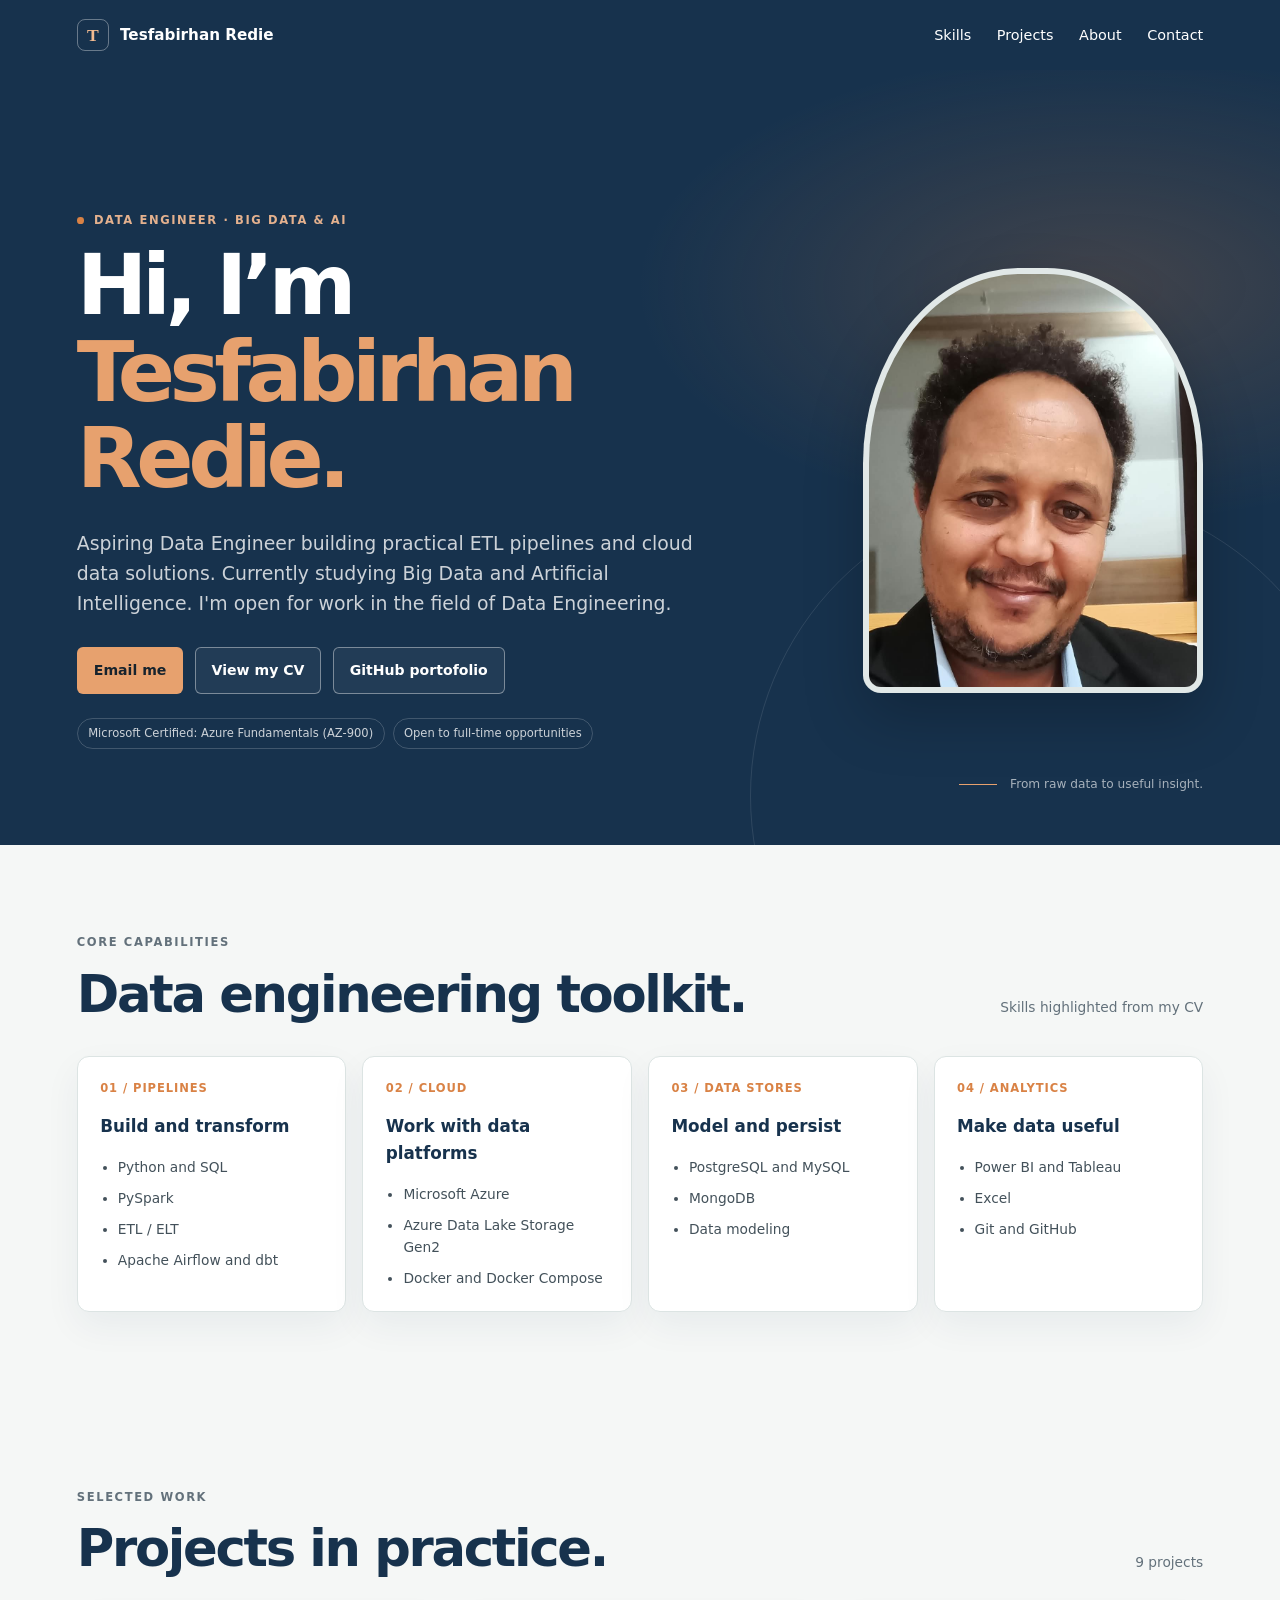
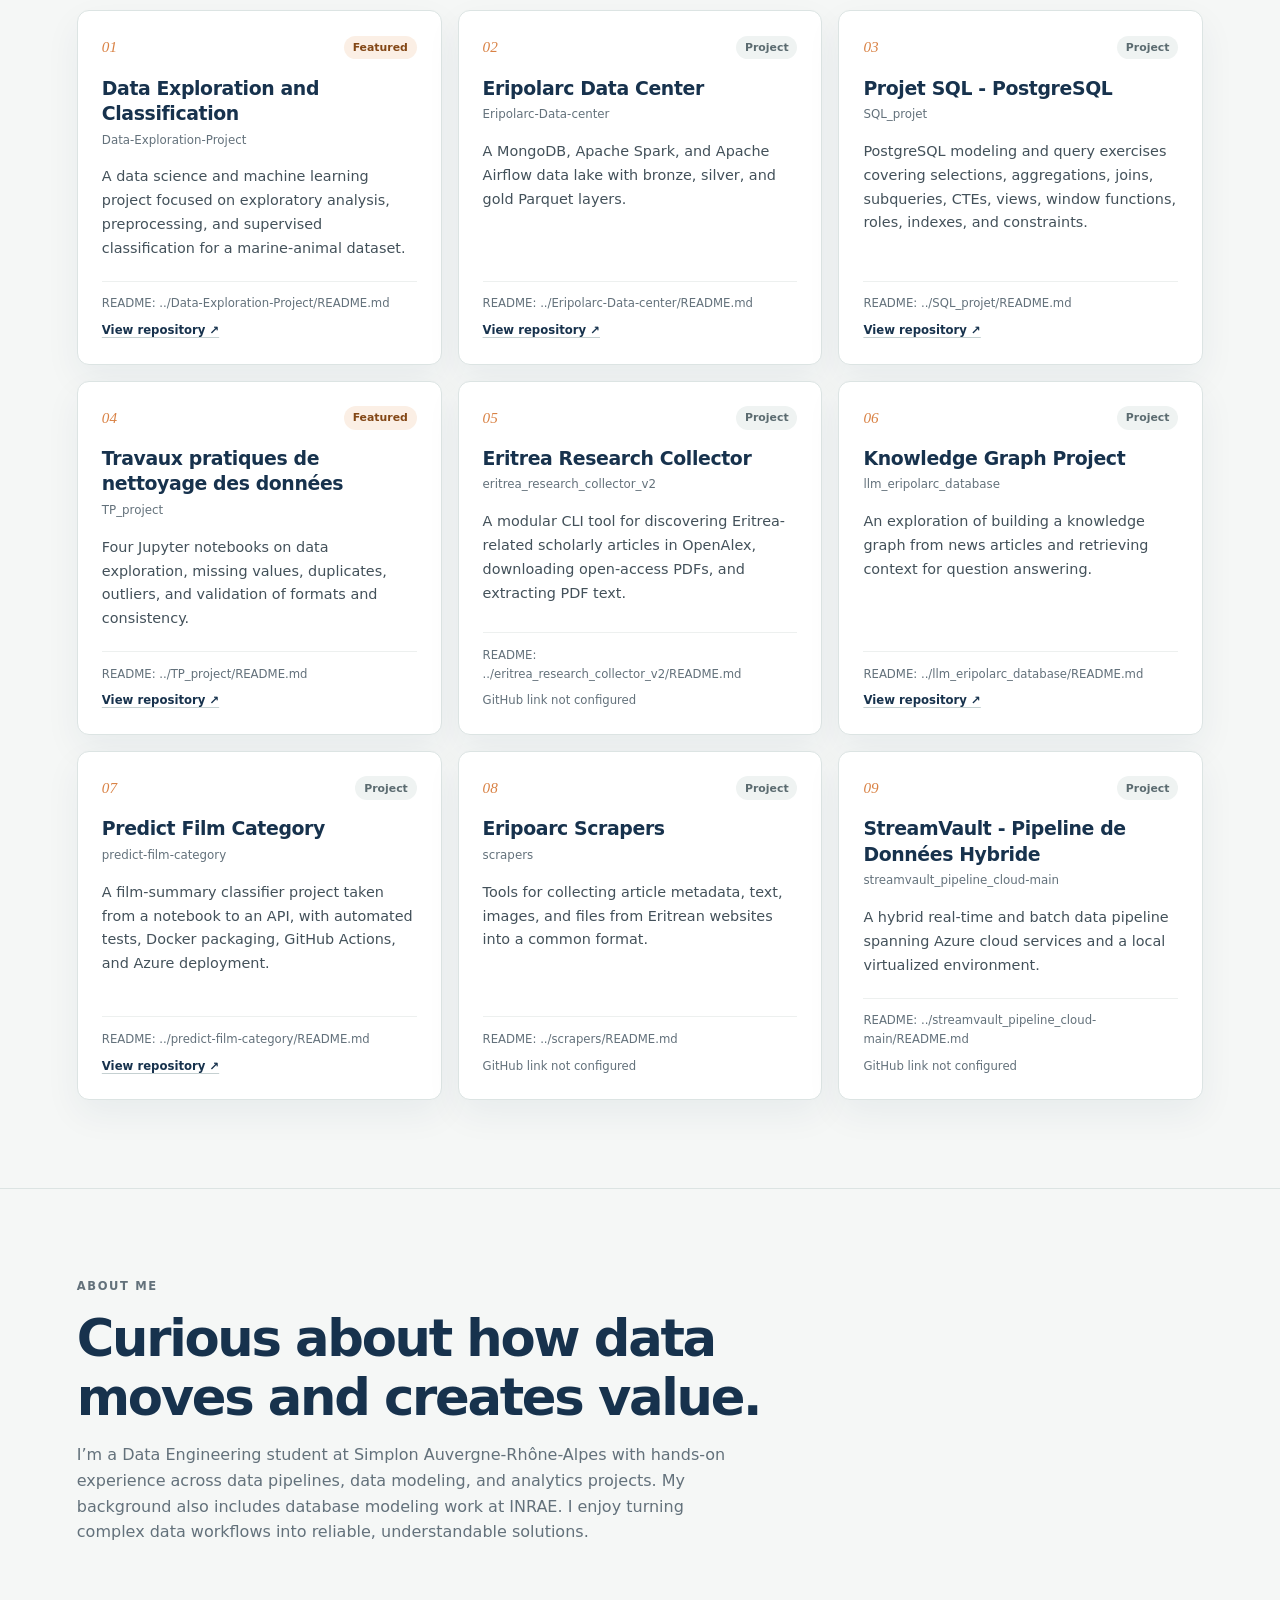
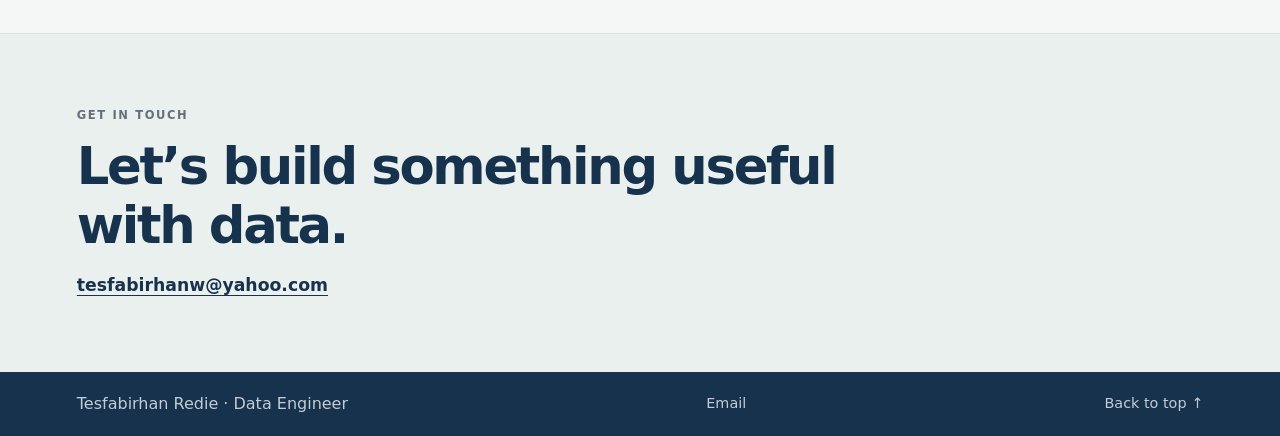
<file: index.html>
<!doctype html>
<html lang="en">
  <head>
    <meta charset="utf-8">
    <meta name="viewport" content="width=device-width, initial-scale=1">
    <meta name="theme-color" content="#17324D">
    <meta name="description" content="Tesfabirhan Redie, aspiring Data Engineer. Explore data engineering projects, skills, and CV.">
    <title>Tesfabirhan Redie | Data Engineer</title>
    <link rel="stylesheet" href="./styles.css">
    <script src="./projects.js" defer></script>
    <script src="./script.js" defer></script>
  </head>
  <body>
    <header class="site-header">
      <a class="brand" href="#top" aria-label="Tesfabirhan Redie home">
        <span class="brand-mark" aria-hidden="true">T</span>
        <span>Tesfabirhan Redie</span>
      </a>
      <nav aria-label="Main navigation">
        <a href="#skills">Skills</a>
        <a href="#projects">Projects</a>
        <a href="#about">About</a>
        <a href="#contact">Contact</a>
      </nav>
    </header>

    <main id="top">
      <section class="hero" aria-labelledby="page-title">
        <div class="portofolio-intro">
          <p class="eyebrow"><span aria-hidden="true"></span> Data Engineer · Big Data &amp; AI</p>
          <h1 id="page-title">Hi, I’m <span>Tesfabirhan Redie.</span></h1>
          <p class="hero-copy">
            Aspiring Data Engineer building practical ETL pipelines and cloud data solutions.
            Currently studying Big Data and Artificial Intelligence. I'm open for work in the field of Data Engineering.
          </p>
          <div class="hero-actions">
            <a class="button button-primary" href="mailto:tesfabirhanw@yahoo.com">Email me</a>
            <a class="button button-secondary" href="./images/cv_Tesfabirhan_REDIE.pdf" target="_blank" rel="noopener noreferrer">View my CV</a>
            <a class="button button-secondary" href="https://github.com/Tesfabirhan-WR" target="_blank" rel="noopener noreferrer">GitHub portofolio</a>
          </div>
          <div class="portofolio-badges">
            <span>Microsoft Certified: Azure Fundamentals (AZ-900)</span>
            <span>Open to full-time opportunities</span>
          </div>
        </div>
        <figure class="portofolio-portrait">
          <img src="./images/portofolio_photo.jpeg" alt="Portrait of Tesfabirhan Redie">
        </figure>
        <div class="hero-note" aria-hidden="true">
          <span class="note-line"></span>
          <span>From raw data to useful insight.</span>
        </div>
      </section>

      <section class="skills-section" id="skills" aria-labelledby="skills-title">
        <div class="section-heading">
          <div>
            <p class="eyebrow">Core capabilities</p>
            <h2 id="skills-title">Data engineering toolkit.</h2>
          </div>
          <p class="project-count">Skills highlighted from my CV</p>
        </div>
        <div class="skills-grid">
          <article class="skill-card">
            <p class="skill-index">01 / Pipelines</p>
            <h3>Build and transform</h3>
            <ul>
              <li>Python and SQL</li>
              <li>PySpark</li>
              <li>ETL / ELT</li>
              <li>Apache Airflow and dbt</li>
            </ul>
          </article>
          <article class="skill-card">
            <p class="skill-index">02 / Cloud</p>
            <h3>Work with data platforms</h3>
            <ul>
              <li>Microsoft Azure</li>
              <li>Azure Data Lake Storage Gen2</li>
              <li>Docker and Docker Compose</li>
            </ul>
          </article>
          <article class="skill-card">
            <p class="skill-index">03 / Data stores</p>
            <h3>Model and persist</h3>
            <ul>
              <li>PostgreSQL and MySQL</li>
              <li>MongoDB</li>
              <li>Data modeling</li>
            </ul>
          </article>
          <article class="skill-card">
            <p class="skill-index">04 / Analytics</p>
            <h3>Make data useful</h3>
            <ul>
              <li>Power BI and Tableau</li>
              <li>Excel</li>
              <li>Git and GitHub</li>
            </ul>
          </article>
        </div>
      </section>

      <section class="projects-section" id="projects" aria-labelledby="projects-title">
        <div class="section-heading">
          <div>
            <p class="eyebrow">Selected work</p>
            <h2 id="projects-title">Projects in practice.</h2>
          </div>
          <p class="project-count" id="project-count" aria-live="polite"></p>
        </div>
        <div class="project-grid" id="project-grid" aria-live="polite"></div>
        <noscript>
          <p class="noscript-message">Enable JavaScript to view the project catalog.</p>
        </noscript>
      </section>

      <section class="about-section" id="about" aria-labelledby="about-title">
        <p class="eyebrow">About me</p>
        <h2 id="about-title">Curious about how data moves and creates value.</h2>
        <p>
          I’m a Data Engineering student at Simplon Auvergne-Rhône-Alpes with hands-on
          experience across data pipelines, data modeling, and analytics projects. My
          background also includes database modeling work at INRAE. I enjoy turning
          complex data workflows into reliable, understandable solutions.
        </p>
      </section>

      <section class="contact-section" id="contact" aria-labelledby="contact-title">
        <p class="eyebrow">Get in touch</p>
        <h2 id="contact-title">Let’s build something useful with data.</h2>
        <a class="contact-email" href="mailto:tesfabirhanw@yahoo.com">tesfabirhanw@yahoo.com</a>
      </section>
    </main>

    <footer class="site-footer">
      <span>Tesfabirhan Redie · Data Engineer</span>
      <a href="mailto:tesfabirhanw@yahoo.com">Email</a>
      <a href="#top">Back to top ↑</a>
    </footer>
  </body>
</html>
</file>
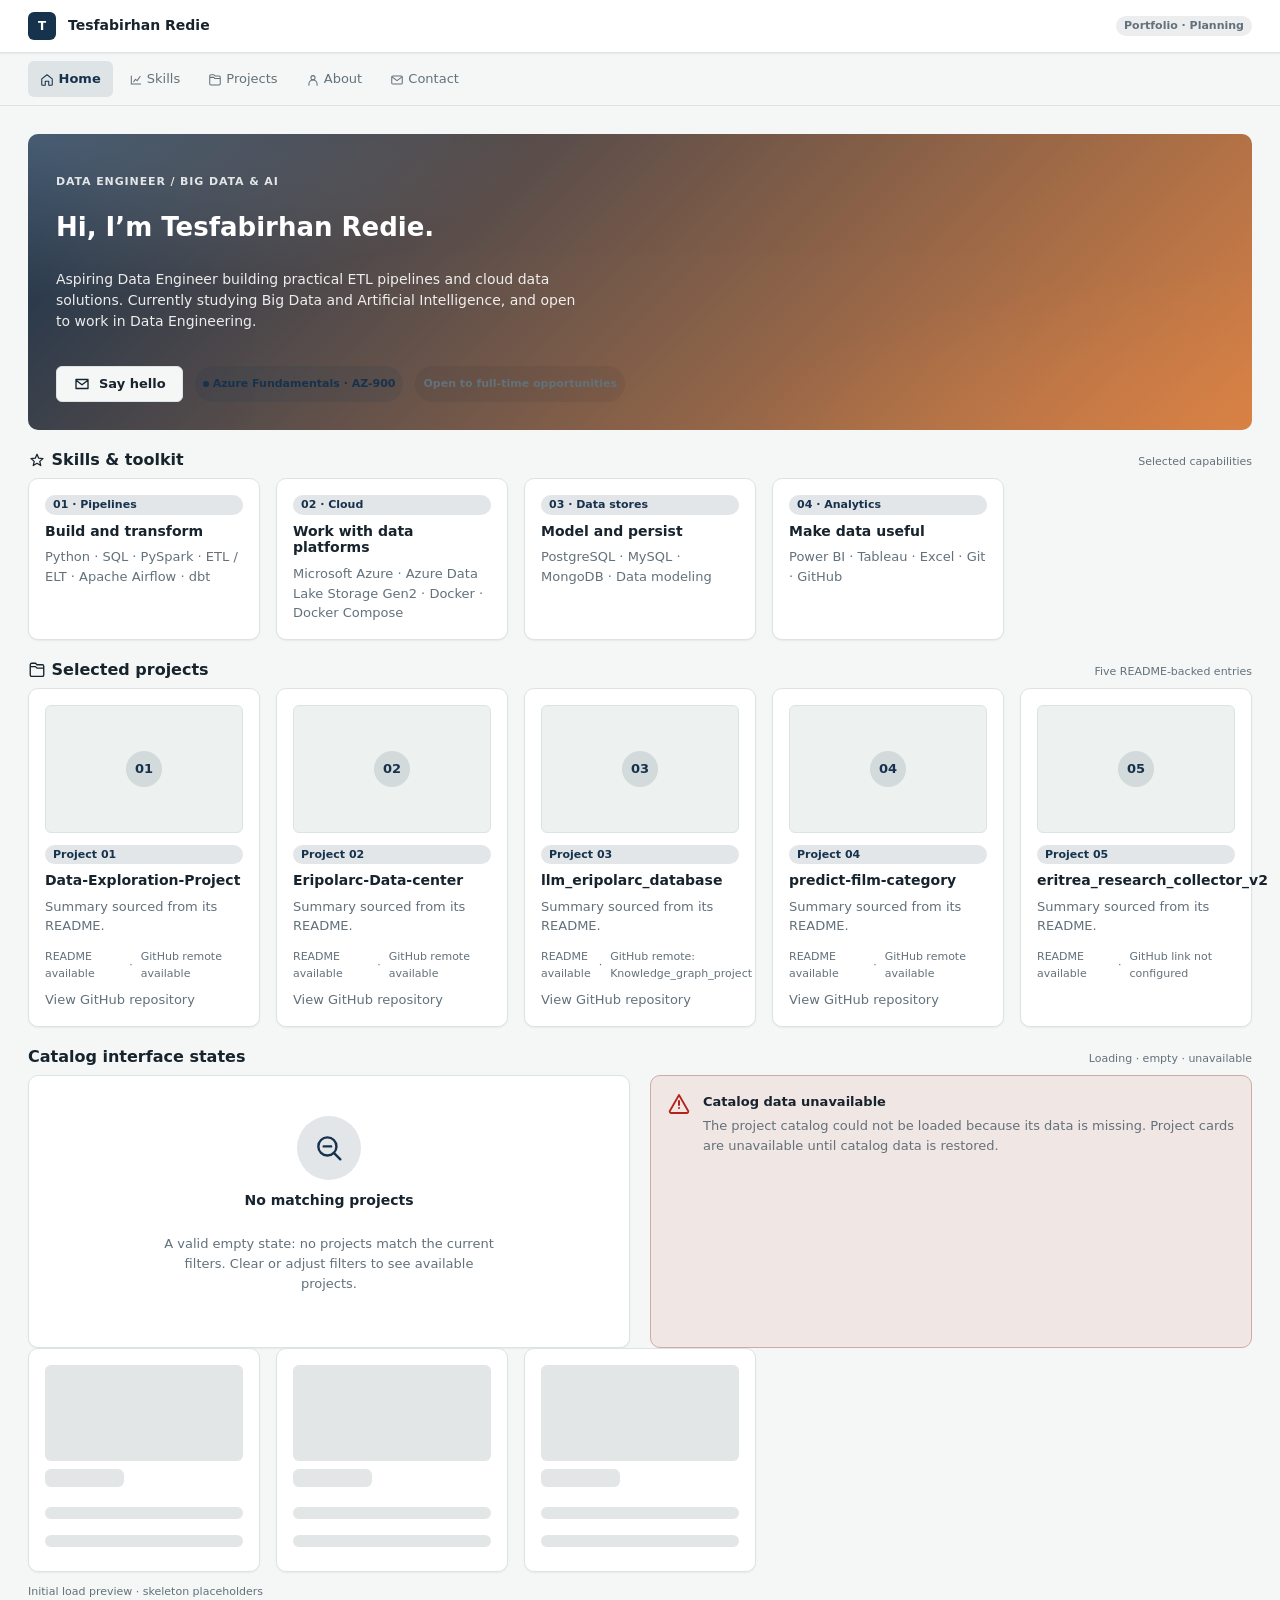
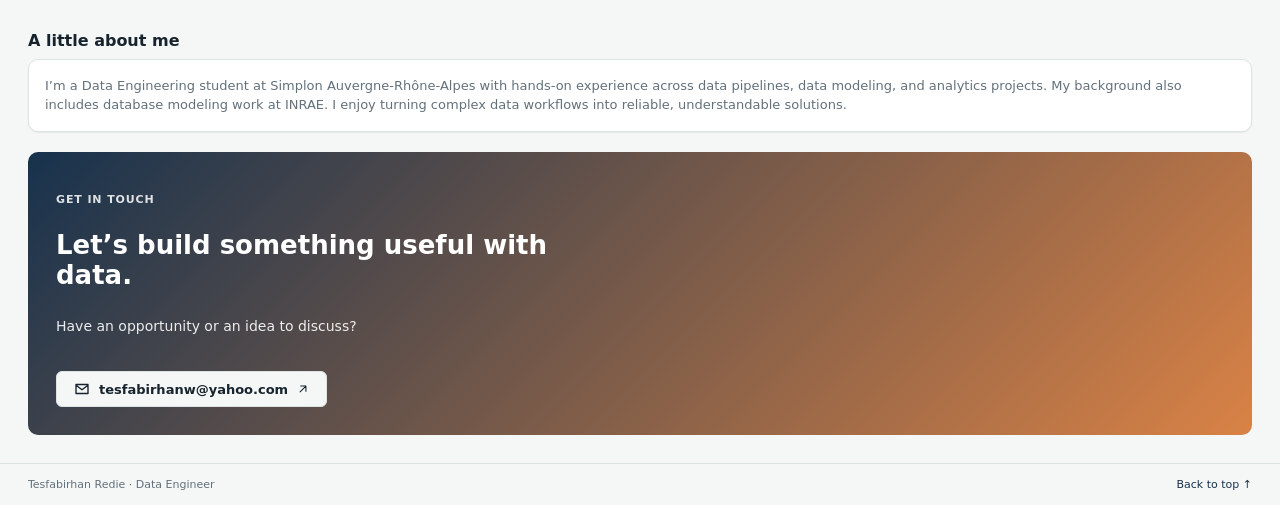
<file: .azure/.preview-temp/portfolio.html>
<!doctype html>
<html lang="en">
  <head>
    <meta charset="utf-8">
    <meta name="viewport" content="width=device-width, initial-scale=1">
    <meta name="theme-color" content="#17324D">
    <meta name="description" content="Tesfabirhan Redie — Data Engineer, Big Data &amp; AI.">
    <title>Tesfabirhan Redie — Data Engineer</title>
    <link rel="stylesheet" href="./theme.css">
  </head>
  <body>
    <div class="preview-root">
      <header class="preview-header" id="top">
        <a class="preview-header__brand" href="#top">
          <span class="preview-header__logo" aria-hidden="true">T</span>
          <span>Tesfabirhan Redie</span>
        </a>
        <span class="preview-badge preview-badge--neutral">Portfolio · Planning</span>
      </header>

      <nav class="preview-nav" aria-label="Main navigation">
        <a class="preview-nav__link preview-nav__link--active" href="#top">
          <svg class="preview-icon preview-icon--sm" viewBox="0 0 24 24" aria-hidden="true"><path d="m3 10 9-7 9 7v10a1 1 0 0 1-1 1h-5v-7H9v7H4a1 1 0 0 1-1-1z" stroke-width="1.8" stroke-linecap="round" stroke-linejoin="round"/></svg>
          Home
        </a>
        <a class="preview-nav__link" href="#skills">
          <svg class="preview-icon preview-icon--sm" viewBox="0 0 24 24" aria-hidden="true"><path d="M4 19V5m0 14h16M8 15l3-4 3 2 5-7" stroke-width="1.8" stroke-linecap="round" stroke-linejoin="round"/></svg>
          Skills
        </a>
        <a class="preview-nav__link" href="#projects">
          <svg class="preview-icon preview-icon--sm" viewBox="0 0 24 24" aria-hidden="true"><path d="M3 7.5h7l2 2H21v9a2 2 0 0 1-2 2H5a2 2 0 0 1-2-2zM3 7V5a2 2 0 0 1 2-2h5l2 2h7a2 2 0 0 1 2 2v2" stroke-width="1.8" stroke-linecap="round" stroke-linejoin="round"/></svg>
          Projects
        </a>
        <a class="preview-nav__link" href="#about">
          <svg class="preview-icon preview-icon--sm" viewBox="0 0 24 24" aria-hidden="true"><circle cx="12" cy="8" r="3.5" stroke-width="1.8"/><path d="M5 21v-2a7 7 0 0 1 14 0v2" stroke-width="1.8" stroke-linecap="round"/></svg>
          About
        </a>
        <a class="preview-nav__link" href="#contact">
          <svg class="preview-icon preview-icon--sm" viewBox="0 0 24 24" aria-hidden="true"><rect x="3" y="5" width="18" height="14" rx="2" stroke-width="1.8"/><path d="m4 7 8 6 8-6" stroke-width="1.8" stroke-linecap="round" stroke-linejoin="round"/></svg>
          Contact
        </a>
      </nav>

      <main class="preview-main">
        <section class="preview-hero" aria-labelledby="intro-title">
          <span class="preview-hero__mesh" aria-hidden="true"></span>
          <p class="preview-hero__eyebrow">Data Engineer <span aria-hidden="true">/</span> Big Data &amp; AI</p>
          <h1 class="preview-hero__title" id="intro-title">Hi, I’m Tesfabirhan Redie.</h1>
          <p class="preview-hero__subtitle">Aspiring Data Engineer building practical ETL pipelines and cloud data solutions. Currently studying Big Data and Artificial Intelligence, and open to work in Data Engineering.</p>
          <div class="preview-hero__actions">
            <a class="preview-btn preview-btn--secondary" href="mailto:tesfabirhanw@yahoo.com">
              <svg class="preview-icon" viewBox="0 0 24 24" aria-hidden="true"><path d="M4 6h16v12H4zM4 7l8 6 8-6" stroke-width="1.8" stroke-linecap="round" stroke-linejoin="round"/></svg>
              Say hello
            </a>
            <span class="preview-badge"><span class="preview-badge__dot" aria-hidden="true"></span> Azure Fundamentals · AZ-900</span>
            <span class="preview-badge preview-badge--neutral">Open to full-time opportunities</span>
          </div>
        </section>

        <section id="skills" aria-labelledby="skills-title">
          <div class="preview-section-title">
            <h2 class="preview-section-title__h" id="skills-title">
              <svg class="preview-icon" viewBox="0 0 24 24" aria-hidden="true"><path d="m12 3 2.3 5.2 5.7.5-4.3 3.8 1.3 5.6-5-3-5 3 1.3-5.6L4 8.7l5.7-.5z" stroke-width="1.7" stroke-linecap="round" stroke-linejoin="round"/></svg>
              Skills &amp; toolkit
            </h2>
            <span class="preview-section-title__hint">Selected capabilities</span>
          </div>
          <div class="preview-card-grid">
            <article class="preview-card">
              <span class="preview-badge">01 · Pipelines</span>
              <h3 class="preview-card__title">Build and transform</h3>
              <p class="preview-card__body">Python · SQL · PySpark · ETL / ELT · Apache Airflow · dbt</p>
            </article>
            <article class="preview-card">
              <span class="preview-badge">02 · Cloud</span>
              <h3 class="preview-card__title">Work with data platforms</h3>
              <p class="preview-card__body">Microsoft Azure · Azure Data Lake Storage Gen2 · Docker · Docker Compose</p>
            </article>
            <article class="preview-card">
              <span class="preview-badge">03 · Data stores</span>
              <h3 class="preview-card__title">Model and persist</h3>
              <p class="preview-card__body">PostgreSQL · MySQL · MongoDB · Data modeling</p>
            </article>
            <article class="preview-card">
              <span class="preview-badge">04 · Analytics</span>
              <h3 class="preview-card__title">Make data useful</h3>
              <p class="preview-card__body">Power BI · Tableau · Excel · Git · GitHub</p>
            </article>
          </div>
        </section>

        <section id="projects" aria-labelledby="projects-title">
          <div class="preview-section-title">
            <h2 class="preview-section-title__h" id="projects-title">
              <svg class="preview-icon" viewBox="0 0 24 24" aria-hidden="true"><path d="M3 7.5h7l2 2H21v9a2 2 0 0 1-2 2H5a2 2 0 0 1-2-2zM3 7V5a2 2 0 0 1 2-2h5l2 2h7a2 2 0 0 1 2 2v2" stroke-width="1.8" stroke-linecap="round" stroke-linejoin="round"/></svg>
              Selected projects
            </h2>
            <span class="preview-section-title__hint">Five README-backed entries</span>
          </div>
          <div class="preview-card-grid">
            <article class="preview-card">
              <div class="preview-card__media" aria-hidden="true"><span class="preview-avatar">01</span></div>
              <span class="preview-badge">Project 01</span>
              <h3 class="preview-card__title">Data-Exploration-Project</h3>
              <p class="preview-card__body">Summary sourced from its README.</p>
              <div class="preview-card__meta">README available <span aria-hidden="true">·</span> GitHub remote available</div>
              <a class="preview-header__action" href="https://github.com/Tesfabirhan-WR/Data-Exploration-Project" target="_blank" rel="noopener noreferrer">View GitHub repository</a>
            </article>
            <article class="preview-card">
              <div class="preview-card__media" aria-hidden="true"><span class="preview-avatar">02</span></div>
              <span class="preview-badge">Project 02</span>
              <h3 class="preview-card__title">Eripolarc-Data-center</h3>
              <p class="preview-card__body">Summary sourced from its README.</p>
              <div class="preview-card__meta">README available <span aria-hidden="true">·</span> GitHub remote available</div>
              <a class="preview-header__action" href="https://github.com/Tesfabirhan-WR/Eripolarc-Data-center" target="_blank" rel="noopener noreferrer">View GitHub repository</a>
            </article>
            <article class="preview-card">
              <div class="preview-card__media" aria-hidden="true"><span class="preview-avatar">03</span></div>
              <span class="preview-badge">Project 03</span>
              <h3 class="preview-card__title">llm_eripolarc_database</h3>
              <p class="preview-card__body">Summary sourced from its README.</p>
              <div class="preview-card__meta">README available <span aria-hidden="true">·</span> GitHub remote: Knowledge_graph_project</div>
              <a class="preview-header__action" href="https://github.com/Tesfabirhan-WR/Knowledge_graph_project" target="_blank" rel="noopener noreferrer">View GitHub repository</a>
            </article>
            <article class="preview-card">
              <div class="preview-card__media" aria-hidden="true"><span class="preview-avatar">04</span></div>
              <span class="preview-badge">Project 04</span>
              <h3 class="preview-card__title">predict-film-category</h3>
              <p class="preview-card__body">Summary sourced from its README.</p>
              <div class="preview-card__meta">README available <span aria-hidden="true">·</span> GitHub remote available</div>
              <a class="preview-header__action" href="https://github.com/Tesfabirhan-WR/predict-film-category" target="_blank" rel="noopener noreferrer">View GitHub repository</a>
            </article>
            <article class="preview-card">
              <div class="preview-card__media" aria-hidden="true"><span class="preview-avatar">05</span></div>
              <span class="preview-badge">Project 05</span>
              <h3 class="preview-card__title">eritrea_research_collector_v2</h3>
              <p class="preview-card__body">Summary sourced from its README.</p>
              <div class="preview-card__meta">README available <span aria-hidden="true">·</span> GitHub link not configured</div>
            </article>
          </div>
        </section>

        <section aria-labelledby="catalog-states-title">
          <div class="preview-section-title">
            <h2 class="preview-section-title__h" id="catalog-states-title">Catalog interface states</h2>
            <span class="preview-section-title__hint">Loading · empty · unavailable</span>
          </div>
          <div class="preview-two-column">
            <section class="preview-empty" aria-labelledby="empty-title">
              <div class="preview-empty__icon">
                <svg class="preview-icon preview-icon--lg" viewBox="0 0 24 24" aria-hidden="true"><circle cx="10.8" cy="10.8" r="6.8" stroke-width="1.8"/><path d="m16 16 4.5 4.5M8 10.8h5.6" stroke-width="1.8" stroke-linecap="round"/></svg>
              </div>
              <h3 class="preview-empty__title" id="empty-title">No matching projects</h3>
              <p class="preview-empty__body">A valid empty state: no projects match the current filters. Clear or adjust filters to see available projects.</p>
            </section>
            <div class="preview-error" role="alert">
              <svg class="preview-icon preview-icon--lg preview-error__icon" viewBox="0 0 24 24" aria-hidden="true"><path d="M12 3 2.8 19a1.4 1.4 0 0 0 1.2 2h16a1.4 1.4 0 0 0 1.2-2z" stroke-width="1.8" stroke-linejoin="round"/><path d="M12 9v4m0 3h.01" stroke-width="2" stroke-linecap="round"/></svg>
              <div class="preview-error__body">
                <span class="preview-error__title">Catalog data unavailable</span>
                <span class="preview-error__text">The project catalog could not be loaded because its data is missing. Project cards are unavailable until catalog data is restored.</span>
              </div>
            </div>
          </div>
          <div class="preview-card-grid" role="status" aria-label="Initial project catalog loading">
            <article class="preview-card" aria-hidden="true">
              <div class="preview-skeleton preview-skeleton--block"></div>
              <div class="preview-skeleton preview-skeleton--title"></div>
              <div class="preview-skeleton preview-skeleton--line"></div>
              <div class="preview-skeleton preview-skeleton--line"></div>
            </article>
            <article class="preview-card" aria-hidden="true">
              <div class="preview-skeleton preview-skeleton--block"></div>
              <div class="preview-skeleton preview-skeleton--title"></div>
              <div class="preview-skeleton preview-skeleton--line"></div>
              <div class="preview-skeleton preview-skeleton--line"></div>
            </article>
            <article class="preview-card" aria-hidden="true">
              <div class="preview-skeleton preview-skeleton--block"></div>
              <div class="preview-skeleton preview-skeleton--title"></div>
              <div class="preview-skeleton preview-skeleton--line"></div>
              <div class="preview-skeleton preview-skeleton--line"></div>
            </article>
          </div>
          <p class="preview-section-title__hint">Initial load preview · skeleton placeholders</p>
        </section>

        <section id="about" aria-labelledby="about-title">
          <div class="preview-section-title">
            <h2 class="preview-section-title__h" id="about-title">A little about me</h2>
          </div>
          <div class="preview-card">
            <p class="preview-card__body">I’m a Data Engineering student at Simplon Auvergne-Rhône-Alpes with hands-on experience across data pipelines, data modeling, and analytics projects. My background also includes database modeling work at INRAE. I enjoy turning complex data workflows into reliable, understandable solutions.</p>
          </div>
        </section>

        <section class="preview-hero" id="contact" aria-labelledby="contact-title">
          <p class="preview-hero__eyebrow">Get in touch</p>
          <h2 class="preview-hero__title" id="contact-title">Let’s build something useful with data.</h2>
          <p class="preview-hero__subtitle">Have an opportunity or an idea to discuss?</p>
          <div class="preview-hero__actions">
            <a class="preview-btn preview-btn--secondary" href="mailto:tesfabirhanw@yahoo.com">
              <svg class="preview-icon" viewBox="0 0 24 24" aria-hidden="true"><path d="M4 6h16v12H4zM4 7l8 6 8-6" stroke-width="1.8" stroke-linecap="round" stroke-linejoin="round"/></svg>
              tesfabirhanw@yahoo.com
              <svg class="preview-icon preview-icon--sm" viewBox="0 0 24 24" aria-hidden="true"><path d="M7 17 17 7M8 7h9v9" stroke-width="1.8" stroke-linecap="round" stroke-linejoin="round"/></svg>
            </a>
          </div>
        </section>
      </main>

      <footer class="preview-footer">
        <span>Tesfabirhan Redie · Data Engineer</span>
        <a href="#top">Back to top ↑</a>
      </footer>
    </div>
  </body>
</html>
</file>
<file: styles.css>
:root {
  color-scheme: light;
  --primary: #17324d;
  --accent: #d98245;
  --surface: #f5f7f6;
  --card: #ffffff;
  --text: #17232d;
  --muted: #63717b;
  --border: #dce4e3;
  --shadow: 0 14px 36px rgb(23 50 77 / 6%);
  font-family: system-ui, -apple-system, "Segoe UI", sans-serif;
  font-synthesis: none;
  text-rendering: optimizeLegibility;
}

* {
  box-sizing: border-box;
}

html {
  scroll-behavior: smooth;
}

body {
  min-width: 320px;
  margin: 0;
  color: var(--text);
  background: var(--surface);
  line-height: 1.6;
}

a {
  color: inherit;
}

a:focus-visible {
  outline: 3px solid var(--accent);
  outline-offset: 4px;
  border-radius: 2px;
}

.site-header,
.site-footer {
  display: flex;
  align-items: center;
  justify-content: space-between;
  gap: 1.5rem;
  padding: 1.2rem max(6vw, calc((100vw - 1200px) / 2));
}

.site-header {
  color: #fff;
  background: var(--primary);
}

.brand {
  display: inline-flex;
  align-items: center;
  gap: 0.7rem;
  color: #fff;
  font-size: 0.95rem;
  font-weight: 700;
  text-decoration: none;
}

.brand-mark {
  display: grid;
  width: 2rem;
  height: 2rem;
  place-items: center;
  border: 1px solid rgb(255 255 255 / 35%);
  border-radius: 8px;
  color: #f3bb91;
  font-family: Georgia, serif;
  font-size: 1.1rem;
}

.site-header nav {
  display: flex;
  gap: 1.6rem;
}

.site-header nav a,
.site-footer a {
  color: inherit;
  font-size: 0.9rem;
  text-decoration: none;
}

.site-header nav a:hover,
.site-footer a:hover {
  color: #f3bb91;
}

.hero {
  position: relative;
  overflow: hidden;
  display: grid;
  grid-template-columns: minmax(0, 1.35fr) minmax(260px, 0.65fr);
  align-items: center;
  gap: clamp(2rem, 6vw, 5rem);
  padding: clamp(4.5rem, 11vw, 9.5rem) max(6vw, calc((100vw - 1200px) / 2)) 6rem;
  color: #fff;
  background:
    radial-gradient(ellipse at 86% 28%, rgb(217 130 69 / 22%), transparent 29rem),
    var(--primary);
}

.portofolio-intro,
.portofolio-portrait {
  position: relative;
  z-index: 1;
}

.hero::after {
  position: absolute;
  right: -5rem;
  bottom: -16rem;
  width: 38rem;
  height: 38rem;
  border: 1px solid rgb(255 255 255 / 10%);
  border-radius: 50%;
  content: "";
  pointer-events: none;
}

.eyebrow {
  margin: 0 0 0.8rem;
  color: var(--muted);
  font-size: 0.72rem;
  font-weight: 750;
  letter-spacing: 0.14em;
  text-transform: uppercase;
}

.hero .eyebrow {
  display: flex;
  align-items: center;
  gap: 0.65rem;
  color: #e4b18e;
}

.hero .eyebrow span {
  width: 0.42rem;
  height: 0.42rem;
  border-radius: 50%;
  background: var(--accent);
}

.hero h1 {
  max-width: 740px;
  margin: 0;
  font-size: clamp(2.8rem, 6.6vw, 5.4rem);
  font-weight: 650;
  letter-spacing: -0.065em;
  line-height: 1.02;
}

.hero h1 span {
  color: #e7a16e;
}

.hero-copy {
  max-width: 650px;
  margin: 1.7rem 0 1.8rem;
  color: rgb(255 255 255 / 78%);
  font-size: clamp(1rem, 1.8vw, 1.18rem);
}

.hero-actions {
  display: inline-flex;
  flex-wrap: wrap;
  align-items: center;
  gap: 0.7rem;
}

.button {
  display: inline-flex;
  min-height: 2.9rem;
  align-items: center;
  justify-content: center;
  padding: 0.65rem 1rem;
  border: 1px solid transparent;
  border-radius: 6px;
  font-size: 0.88rem;
  font-weight: 700;
  text-decoration: none;
  transition: background-color 160ms ease, border-color 160ms ease, color 160ms ease;
}

.button-primary {
  color: #17232d;
  background: #e7a16e;
}

.button-primary:hover {
  background: #f0b487;
}

.button-secondary {
  border-color: rgb(255 255 255 / 40%);
  color: #fff;
  background: rgb(255 255 255 / 5%);
}

.button-secondary:hover {
  border-color: #e7a16e;
  color: #f3bb91;
}

.portofolio-badges {
  display: flex;
  flex-wrap: wrap;
  gap: 0.5rem;
  margin-top: 1.5rem;
}

.portofolio-badges span {
  padding: 0.35rem 0.65rem;
  border: 1px solid rgb(255 255 255 / 18%);
  border-radius: 999px;
  color: rgb(255 255 255 / 78%);
  font-size: 0.72rem;
}

.portofolio-portrait {
  justify-self: end;
  width: min(100%, 340px);
  aspect-ratio: 4 / 5;
  margin: 0;
  overflow: hidden;
  border: 6px solid rgb(255 255 255 / 14%);
  border-radius: 46% 46% 18px 18px;
  background: #dce4e3;
  box-shadow: 0 24px 60px rgb(0 0 0 / 22%);
}

.portofolio-portrait img {
  display: block;
  width: 100%;
  height: 100%;
  object-fit: cover;
  object-position: center 24%;
}

.hero-note {
  position: absolute;
  right: max(6vw, calc((100vw - 1200px) / 2));
  bottom: 3.2rem;
  display: flex;
  align-items: center;
  gap: 0.8rem;
  color: rgb(255 255 255 / 62%);
  font-size: 0.76rem;
  z-index: 1;
}

.note-line {
  width: 2.4rem;
  height: 1px;
  background: #e7a16e;
}

.skills-section,
.projects-section,
.about-section {
  max-width: 1320px;
  margin: 0 auto;
  padding: 5.5rem max(6vw, 1.5rem);
}

.skills-grid {
  display: grid;
  grid-template-columns: repeat(4, minmax(0, 1fr));
  gap: 1rem;
}

.skill-card {
  padding: 1.4rem;
  border: 1px solid var(--border);
  border-radius: 12px;
  background: var(--card);
  box-shadow: var(--shadow);
}

.skill-index {
  margin: 0 0 1rem;
  color: var(--accent);
  font-size: 0.72rem;
  font-weight: 750;
  letter-spacing: 0.08em;
  text-transform: uppercase;
}

.skill-card h3 {
  margin: 0;
  color: var(--primary);
  font-size: 1.05rem;
}

.skill-card ul {
  display: grid;
  gap: 0.55rem;
  margin: 1rem 0 0;
  padding-left: 1.1rem;
  color: #43515a;
  font-size: 0.86rem;
}

.section-heading {
  display: flex;
  align-items: end;
  justify-content: space-between;
  gap: 2rem;
  margin-bottom: 2rem;
}

.section-heading h2,
.about-section h2 {
  margin: 0;
  color: var(--primary);
  font-size: clamp(2rem, 4vw, 3.2rem);
  font-weight: 620;
  letter-spacing: -0.045em;
  line-height: 1.15;
}

.project-count {
  margin: 0 0 0.35rem;
  color: var(--muted);
  font-size: 0.86rem;
}

.project-grid {
  display: grid;
  grid-template-columns: repeat(3, minmax(0, 1fr));
  gap: 1rem;
}

.project-card {
  display: flex;
  min-height: 260px;
  flex-direction: column;
  padding: 1.5rem;
  border: 1px solid var(--border);
  border-radius: 12px;
  background: var(--card);
  box-shadow: var(--shadow);
  transition: transform 160ms ease, border-color 160ms ease, box-shadow 160ms ease;
}

.project-card:hover {
  transform: translateY(-3px);
  border-color: #c4d2d1;
  box-shadow: 0 18px 42px rgb(23 50 77 / 10%);
}

.card-topline {
  display: flex;
  align-items: center;
  justify-content: space-between;
  gap: 0.75rem;
  margin-bottom: 1rem;
}

.card-index {
  color: var(--accent);
  font-family: Georgia, serif;
  font-size: 0.95rem;
  font-style: italic;
}

.card-status {
  padding: 0.2rem 0.55rem;
  border-radius: 999px;
  color: #5b6b70;
  background: #eff3f2;
  font-size: 0.68rem;
  font-weight: 650;
}

.card-status.is-featured {
  color: #834716;
  background: #fbefe5;
}

.project-card h3 {
  margin: 0;
  color: var(--primary);
  font-size: 1.18rem;
  font-weight: 700;
  letter-spacing: -0.02em;
  line-height: 1.35;
  overflow-wrap: anywhere;
}

.project-card .project-folder {
  margin: 0.25rem 0 0;
  color: var(--muted);
  font-size: 0.74rem;
  overflow-wrap: anywhere;
}

.project-description {
  margin: 1rem 0 1.25rem;
  color: #43515a;
  font-size: 0.9rem;
  line-height: 1.65;
}

.card-meta {
  display: flex;
  flex-wrap: wrap;
  gap: 0.5rem 1rem;
  margin-top: auto;
  padding-top: 0.8rem;
  border-top: 1px solid #edf0ef;
  color: var(--muted);
  font-size: 0.73rem;
}

.card-meta a {
  color: var(--primary);
  font-weight: 700;
  text-decoration-color: #c5d0d1;
  text-underline-offset: 3px;
}

.card-meta a:hover {
  color: #a3531d;
  text-decoration-color: currentColor;
}

.about-section {
  max-width: none;
  padding-right: max(6vw, calc((100vw - 1200px) / 2));
  padding-left: max(6vw, calc((100vw - 1200px) / 2));
  border-top: 1px solid var(--border);
}

.about-section h2 {
  max-width: 700px;
}

.about-section > p:last-child {
  max-width: 650px;
  margin: 1rem 0 0;
  color: var(--muted);
}

.contact-section {
  padding: 4.5rem max(6vw, calc((100vw - 1200px) / 2));
  border-top: 1px solid var(--border);
  background: #eaf0ee;
}

.contact-section h2 {
  max-width: 760px;
  margin: 0 0 1.1rem;
  color: var(--primary);
  font-size: clamp(2rem, 4vw, 3.2rem);
  font-weight: 620;
  letter-spacing: -0.045em;
  line-height: 1.15;
}

.contact-email {
  color: var(--primary);
  font-size: 1.08rem;
  font-weight: 750;
  text-underline-offset: 4px;
}

.site-footer {
  color: rgb(255 255 255 / 75%);
  background: var(--primary);
}

.noscript-message {
  padding: 1rem;
  border: 1px solid var(--border);
  border-radius: 8px;
  background: #fff;
}

@media (max-width: 900px) {
  .project-grid {
    grid-template-columns: repeat(2, minmax(0, 1fr));
  }

  .skills-grid {
    grid-template-columns: repeat(2, minmax(0, 1fr));
  }
}

@media (max-width: 600px) {
  .site-header,
  .site-footer {
    padding-right: 1.25rem;
    padding-left: 1.25rem;
  }

  .site-header {
    align-items: flex-start;
    flex-direction: column;
    gap: 0.85rem;
  }

  .site-header nav {
    width: 100%;
    flex-wrap: wrap;
    gap: 0.75rem 1rem;
  }

  .hero {
    grid-template-columns: minmax(0, 1fr);
    padding: 5rem 1.25rem 7rem;
  }

  .hero h1 {
    font-size: clamp(2.8rem, 13vw, 4.2rem);
  }

  .portofolio-portrait {
    justify-self: start;
    width: min(74vw, 280px);
  }

  .hero-note {
    display: none;
  }

  .skills-section,
  .projects-section,
  .about-section {
    padding: 4rem 1.25rem;
  }

  .contact-section {
    padding: 4rem 1.25rem;
  }

  .skills-grid {
    grid-template-columns: minmax(0, 1fr);
  }

  .section-heading {
    align-items: start;
    flex-direction: column;
    gap: 0.75rem;
  }

  .project-grid {
    grid-template-columns: 1fr;
  }

  .project-card {
    min-height: 230px;
  }

}

@media (prefers-reduced-motion: reduce) {
  html {
    scroll-behavior: auto;
  }

  *,
  *::before,
  *::after {
    transition-duration: 0.01ms !important;
  }
}
</file>
<file: .azure/.preview-temp/theme.css>
/* Design tokens from Section 6: Project Plan */
:root {
    --color-primary: #17324D;
    --color-on-primary: #ffffff;
    --color-accent: #D98245;
    --color-on-accent: #17232D;
    --color-surface: #F5F7F6;
    --color-surface-raised: #ffffff;
    --color-surface-sunken: #edf1ef;
    --color-text: #17232D;
    --color-muted: #63717B;
    --color-border: #DCE4E3;
    --color-success: #16804a;
    --color-warning: #b05d13;
    --color-danger: #b42318;
    --font-body: system-ui, -apple-system, "Segoe UI", sans-serif;
    --font-heading: var(--font-body);
    --text-xs: 11px;
    --text-sm: 13px;
    --text-base: 14px;
    --text-lg: 16px;
    --text-xl: 20px;
    --text-2xl: 26px;
    --text-3xl: 34px;
    --radius-sm: 6px;
    --radius-md: 10px;
    --radius-lg: 16px;
    --radius-pill: 9999px;
    --space-1: 4px;
    --space-2: 8px;
    --space-3: 12px;
    --space-4: 16px;
    --space-5: 20px;
    --space-6: 28px;
    --space-7: 40px;
    --space-8: 56px;
    --shadow-sm: 0 1px 2px rgba(15, 23, 42, 0.06);
    --shadow-md: 0 4px 12px rgba(15, 23, 42, 0.10);
    --shadow-lg: 0 12px 28px rgba(15, 23, 42, 0.16);
}

*, *::before, *::after { box-sizing: border-box; }
html, body { margin: 0; padding: 0; }
body {
    background: var(--color-surface);
    color: var(--color-text);
    font-family: var(--font-body);
    font-size: var(--text-base);
    line-height: 1.55;
    -webkit-font-smoothing: antialiased;
    -moz-osx-font-smoothing: grayscale;
}
h1, h2, h3, h4 { font-family: var(--font-heading); line-height: 1.2; margin: 0; }
a { color: var(--color-primary); text-decoration: none; }
a:hover { text-decoration: underline; }

/* ───── Layout primitives ───── */
.preview-root {
    display: flex;
    flex-direction: column;
    min-height: 100vh;
}

.preview-shell {
    display: flex;
    flex: 1;
    min-height: 0;
}

.preview-main {
    flex: 1;
    padding: var(--space-6);
    display: flex;
    flex-direction: column;
    gap: var(--space-5);
    min-width: 0;
}

.preview-split {
    display: grid;
    grid-template-columns: 1fr 2fr;
    gap: var(--space-5);
}

.preview-two-column {
    display: grid;
    grid-template-columns: 1fr 1fr;
    gap: var(--space-5);
}

/* ───── Header (raised surface, subtle elevation, sticky) ───── */
.preview-header {
    position: sticky;
    top: 0;
    z-index: 5;
    display: flex;
    align-items: center;
    justify-content: space-between;
    gap: var(--space-4);
    padding: var(--space-3) var(--space-6);
    background: var(--color-surface-raised, var(--color-surface));
    border-bottom: 1px solid var(--color-border);
    box-shadow: var(--shadow-sm);
}
.preview-header__brand {
    display: flex;
    align-items: center;
    gap: var(--space-3);
    font-weight: 700;
    font-size: var(--text-base);
    color: var(--color-text);
}
.preview-header__logo {
    width: 28px;
    height: 28px;
    border-radius: var(--radius-sm);
    background: var(--color-primary);
    display: grid;
    place-items: center;
    color: var(--color-on-primary);
    font-weight: 700;
    font-size: 0.85em;
}
.preview-header__actions {
    display: flex;
    gap: var(--space-3);
    align-items: center;
}
.preview-header__action {
    color: var(--color-muted);
    text-decoration: none;
    font-size: var(--text-sm);
}

/* ───── Nav (horizontal, flat) ───── */
.preview-nav {
    display: flex;
    gap: var(--space-1);
    padding: var(--space-2) var(--space-6);
    background: var(--color-surface);
    border-bottom: 1px solid var(--color-border);
}
.preview-nav__link {
    color: var(--color-muted);
    text-decoration: none;
    font-size: var(--text-sm);
    font-weight: 500;
    padding: var(--space-2) var(--space-3);
    border-radius: var(--radius-sm);
}
.preview-nav__link--active {
    color: var(--color-primary);
    background: color-mix(in srgb, var(--color-primary) 10%, transparent);
    font-weight: 600;
}

/* ───── Sidebar (flat surface, no gradient) ───── */
.preview-sidebar {
    width: 220px;
    flex-shrink: 0;
    padding: var(--space-4) var(--space-3);
    background: var(--color-surface-sunken, var(--color-surface));
    border-right: 1px solid var(--color-border);
    display: flex;
    flex-direction: column;
    gap: var(--space-1);
}
.preview-sidebar__section {
    text-transform: uppercase;
    letter-spacing: 0.06em;
    font-size: var(--text-xs);
    color: var(--color-muted);
    font-weight: 600;
    padding: var(--space-3) var(--space-2) var(--space-1);
}
.preview-sidebar__item {
    padding: var(--space-2) var(--space-3);
    border-radius: var(--radius-sm);
    color: var(--color-text);
    text-decoration: none;
    font-size: var(--text-sm);
    opacity: 0.78;
}
.preview-sidebar__item--active {
    background: color-mix(in srgb, var(--color-primary) 10%, transparent);
    color: var(--color-primary);
    font-weight: 600;
    opacity: 1;
}

/* ───── Hero (one gradient — keeps the brand story visible) ───── */
.preview-hero {
    padding: var(--space-6);
    border-radius: var(--radius-md);
    background: linear-gradient(135deg, var(--color-primary), var(--color-accent));
    color: var(--color-on-primary);
    display: flex;
    flex-direction: column;
    gap: var(--space-3);
}
.preview-hero__eyebrow {
    text-transform: uppercase;
    letter-spacing: 0.08em;
    font-size: var(--text-xs);
    font-weight: 700;
    opacity: 0.85;
}
.preview-hero__title {
    font-size: var(--text-2xl);
    font-weight: 700;
    line-height: 1.15;
    max-width: 28ch;
}
.preview-hero__subtitle {
    font-size: var(--text-base);
    max-width: 60ch;
    opacity: 0.9;
    line-height: 1.5;
}
.preview-hero__actions {
    display: flex;
    gap: var(--space-3);
    margin-top: var(--space-2);
    flex-wrap: wrap;
}

/* ───── KPI tiles (still useful — communicates "this is a dashboard") ───── */
.preview-kpi-row {
    display: grid;
    grid-template-columns: repeat(auto-fit, minmax(160px, 1fr));
    gap: var(--space-3);
}
.preview-kpi {
    background: var(--color-surface-raised, var(--color-surface));
    border: 1px solid var(--color-border);
    border-radius: var(--radius-md);
    padding: var(--space-4);
    display: flex;
    flex-direction: column;
    gap: var(--space-2);
}
.preview-kpi__label {
    font-size: var(--text-xs);
    text-transform: uppercase;
    letter-spacing: 0.05em;
    color: var(--color-muted);
    font-weight: 600;
}
.preview-kpi__value {
    font-size: var(--text-xl);
    font-weight: 700;
    color: var(--color-text);
    line-height: 1.1;
}
.preview-kpi__delta {
    font-size: var(--text-xs);
    color: var(--color-muted);
}

/* ───── Section title (in-page heading row) ───── */
.preview-section-title {
    display: flex;
    align-items: baseline;
    justify-content: space-between;
    gap: var(--space-3);
    padding-bottom: var(--space-2);
}
.preview-section-title__h {
    font-size: var(--text-lg);
    font-weight: 700;
}
.preview-section-title__hint {
    font-size: var(--text-xs);
    color: var(--color-muted);
}

/* ───── Cards (list + grid) — elevated, gentle hover lift ───── */
.preview-card-list {
    display: flex;
    flex-direction: column;
    gap: var(--space-3);
}
.preview-card-grid {
    display: grid;
    grid-template-columns: repeat(auto-fill, minmax(220px, 1fr));
    gap: var(--space-4);
}
.preview-card {
    background: var(--color-surface-raised, var(--color-surface));
    border: 1px solid var(--color-border);
    border-radius: var(--radius-md);
    padding: var(--space-4);
    display: flex;
    flex-direction: column;
    gap: var(--space-2);
    box-shadow: var(--shadow-sm);
    transition: box-shadow 160ms ease, transform 160ms ease, border-color 160ms ease;
}
.preview-card:hover {
    box-shadow: var(--shadow-md);
    transform: translateY(-2px);
    border-color: color-mix(in srgb, var(--color-primary) 30%, var(--color-border));
}
@media (prefers-reduced-motion: reduce) {
    .preview-card { transition: none; }
    .preview-card:hover { transform: none; }
}
.preview-card__title {
    font-size: var(--text-base);
    font-weight: 600;
    margin: 0;
}
.preview-card__body {
    margin: 0;
    font-size: var(--text-sm);
    color: var(--color-muted);
    line-height: 1.5;
}
.preview-card__meta {
    display: flex;
    align-items: center;
    gap: var(--space-2);
    margin-top: var(--space-1);
    font-size: var(--text-xs);
    color: var(--color-muted);
}
.preview-card__media {
    height: 128px;
    border-radius: var(--radius-sm);
    background: var(--color-surface-sunken, var(--color-surface));
    border: 1px solid var(--color-border);
    margin-bottom: var(--space-1);
    display: grid;
    place-items: center;
    color: color-mix(in srgb, var(--color-text) 32%, transparent);
    overflow: hidden;
}

/* ───── Status pills / badges ───── */
.preview-badge {
    display: inline-flex;
    align-items: center;
    gap: var(--space-1);
    padding: 2px var(--space-2);
    border-radius: var(--radius-pill);
    font-size: var(--text-xs);
    font-weight: 600;
    line-height: 1.4;
    background: color-mix(in srgb, var(--color-primary) 12%, transparent);
    color: var(--color-primary);
}
.preview-badge--success { background: color-mix(in srgb, var(--color-success) 14%, transparent); color: var(--color-success); }
.preview-badge--warning { background: color-mix(in srgb, var(--color-warning) 14%, transparent); color: var(--color-warning); }
.preview-badge--danger  { background: color-mix(in srgb, var(--color-danger)  14%, transparent); color: var(--color-danger); }
.preview-badge--neutral { background: color-mix(in srgb, var(--color-text)    8%,  transparent); color: var(--color-muted); }
.preview-badge__dot {
    width: 6px;
    height: 6px;
    border-radius: 50%;
    background: currentColor;
}

/* ───── Form (raised surface, clear focus ring) ───── */
.preview-form {
    display: flex;
    flex-direction: column;
    gap: var(--space-4);
    background: var(--color-surface-raised, var(--color-surface));
    border: 1px solid var(--color-border);
    border-radius: var(--radius-md);
    padding: var(--space-5);
    box-shadow: var(--shadow-sm);
}
.preview-form__field {
    display: flex;
    flex-direction: column;
    gap: var(--space-1);
}
.preview-form__label {
    font-size: var(--text-sm);
    font-weight: 600;
    color: var(--color-text);
}
.preview-form__hint {
    font-size: var(--text-xs);
    color: var(--color-muted);
}
.preview-form__input,
.preview-form__textarea,
.preview-form__select {
    padding: var(--space-2) var(--space-3);
    border: 1px solid var(--color-border);
    border-radius: var(--radius-sm);
    font: inherit;
    background: var(--color-surface);
    color: var(--color-text);
    transition: border-color 140ms ease, box-shadow 140ms ease;
}
.preview-form__input:focus,
.preview-form__textarea:focus,
.preview-form__select:focus {
    outline: none;
    border-color: var(--color-primary);
    box-shadow: 0 0 0 3px color-mix(in srgb, var(--color-primary) 22%, transparent);
}
.preview-form__field--error .preview-form__input,
.preview-form__field--error .preview-form__textarea {
    border-color: var(--color-danger);
}
.preview-form__error {
    font-size: var(--text-xs);
    color: var(--color-danger);
    font-weight: 600;
}
.preview-form__textarea {
    min-height: 96px;
    resize: vertical;
}
.preview-form__actions {
    display: flex;
    justify-content: flex-end;
    gap: var(--space-2);
    padding-top: var(--space-2);
}

/* ───── Buttons (themed, subtle depth + hover/focus) ───── */
.preview-btn {
    padding: var(--space-2) var(--space-4);
    border-radius: var(--radius-sm);
    border: 1px solid transparent;
    font: inherit;
    font-weight: 600;
    font-size: var(--text-sm);
    cursor: pointer;
    display: inline-flex;
    align-items: center;
    gap: var(--space-2);
    line-height: 1.2;
    transition: transform 120ms ease, box-shadow 120ms ease, background 120ms ease, border-color 120ms ease;
}
.preview-btn:hover { transform: translateY(-1px); }
.preview-btn:focus-visible {
    outline: none;
    box-shadow: 0 0 0 3px color-mix(in srgb, var(--color-primary) 30%, transparent);
}
@media (prefers-reduced-motion: reduce) {
    .preview-btn { transition: none; }
    .preview-btn:hover { transform: none; }
}
.preview-btn--primary {
    background: var(--color-primary);
    color: var(--color-on-primary);
    box-shadow: var(--shadow-sm);
}
.preview-btn--primary:hover {
    background: color-mix(in srgb, var(--color-primary) 88%, #000);
    box-shadow: var(--shadow-md);
}
.preview-btn--secondary {
    background: var(--color-surface);
    color: var(--color-text);
    border-color: var(--color-border);
}
.preview-btn--secondary:hover {
    border-color: color-mix(in srgb, var(--color-primary) 40%, var(--color-border));
}
.preview-btn--ghost {
    background: transparent;
    color: var(--color-text);
}
.preview-btn--ghost:hover {
    background: color-mix(in srgb, var(--color-text) 6%, transparent);
}

/* ───── Table (flat container) ───── */
.preview-table-wrap {
    background: var(--color-surface-raised, var(--color-surface));
    border: 1px solid var(--color-border);
    border-radius: var(--radius-md);
    overflow: hidden;
}
.preview-table {
    width: 100%;
    border-collapse: collapse;
}
.preview-table th,
.preview-table td {
    text-align: left;
    padding: var(--space-2) var(--space-3);
    font-size: var(--text-sm);
    border-bottom: 1px solid var(--color-border);
}
.preview-table th {
    background: var(--color-surface-sunken, var(--color-surface));
    font-weight: 600;
    font-size: var(--text-xs);
    text-transform: uppercase;
    letter-spacing: 0.04em;
    color: var(--color-muted);
}
.preview-table tr:last-child td { border-bottom: none; }

/* ───── Action bar ───── */
.preview-action-bar {
    display: flex;
    justify-content: flex-end;
    gap: var(--space-2);
    padding: var(--space-3) 0;
    border-top: 1px solid var(--color-border);
}

/* ───── Tabs ───── */
.preview-tabs {
    display: flex;
    gap: var(--space-1);
    border-bottom: 1px solid var(--color-border);
}
.preview-tabs__tab {
    padding: var(--space-2) var(--space-4);
    font-size: var(--text-sm);
    font-weight: 500;
    color: var(--color-muted);
    cursor: pointer;
    border-bottom: 2px solid transparent;
    margin-bottom: -1px;
}
.preview-tabs__tab--active {
    color: var(--color-primary);
    border-bottom-color: var(--color-primary);
    font-weight: 600;
}

/* ───── Empty state (soft surface + centered icon) ───── */
.preview-empty {
    display: flex;
    flex-direction: column;
    align-items: center;
    justify-content: center;
    padding: var(--space-7) var(--space-4);
    text-align: center;
    background: var(--color-surface-raised, var(--color-surface));
    border: 1px solid var(--color-border);
    border-radius: var(--radius-md);
    gap: var(--space-3);
    box-shadow: var(--shadow-sm);
}
.preview-empty__icon {
    width: 64px;
    height: 64px;
    display: grid;
    place-items: center;
    border-radius: var(--radius-pill);
    background: color-mix(in srgb, var(--color-primary) 12%, transparent);
    color: var(--color-primary);
}
.preview-empty__icon svg { width: 32px; height: 32px; }
.preview-empty__title { font-size: var(--text-base); font-weight: 700; }
.preview-empty__body { color: var(--color-muted); max-width: 40ch; font-size: var(--text-sm); }

/* ───── Modal (flat — preview only, no backdrop overlay) ───── */
.preview-modal {
    max-width: 480px;
    background: var(--color-surface-raised, var(--color-surface));
    border: 1px solid var(--color-border);
    border-radius: var(--radius-md);
    padding: var(--space-5);
    display: flex;
    flex-direction: column;
    gap: var(--space-3);
}
.preview-modal__title { font-size: var(--text-lg); font-weight: 700; margin: 0; }
.preview-modal__body { color: var(--color-muted); font-size: var(--text-sm); margin: 0; }

/* ───── Footer ───── */
.preview-footer {
    padding: var(--space-3) var(--space-6);
    border-top: 1px solid var(--color-border);
    color: var(--color-muted);
    font-size: var(--text-xs);
    display: flex;
    justify-content: space-between;
    gap: var(--space-3);
}

/* ───── Inline-SVG icons (sizing only — stroke is set on the SVG) ───── */
.preview-icon {
    width: 18px;
    height: 18px;
    flex-shrink: 0;
    display: inline-block;
    vertical-align: middle;
    stroke: currentColor;
    fill: none;
}
.preview-icon--sm { width: 14px; height: 14px; }
.preview-icon--lg { width: 24px; height: 24px; }

/* ───── Avatar / initials substitute for a person or entity photo ───── */
.preview-avatar {
    width: 36px;
    height: 36px;
    border-radius: var(--radius-pill);
    display: grid;
    place-items: center;
    font-size: var(--text-sm);
    font-weight: 700;
    color: var(--color-primary);
    background: color-mix(in srgb, var(--color-primary) 12%, transparent);
    flex-shrink: 0;
}

/* ───── KPI delta trend colors ───── */
.preview-kpi__delta--up   { color: var(--color-success); font-weight: 600; }
.preview-kpi__delta--down { color: var(--color-danger);  font-weight: 600; }

/* ───── Skeleton loading (pure-CSS shimmer, no JS) ───── */
.preview-skeleton {
    background: linear-gradient(
        90deg,
        color-mix(in srgb, var(--color-text) 8%, var(--color-surface)) 25%,
        color-mix(in srgb, var(--color-text) 14%, var(--color-surface)) 37%,
        color-mix(in srgb, var(--color-text) 8%, var(--color-surface)) 63%
    );
    background-size: 400% 100%;
    border-radius: var(--radius-sm);
    animation: preview-shimmer 1.4s ease infinite;
}
.preview-skeleton--line { height: 12px; margin-bottom: var(--space-2); }
.preview-skeleton--title { height: 18px; width: 40%; margin-bottom: var(--space-3); }
.preview-skeleton--block { height: 96px; }
@keyframes preview-shimmer {
    0% { background-position: 100% 0; }
    100% { background-position: 0 0; }
}
@media (prefers-reduced-motion: reduce) {
    .preview-skeleton { animation: none; }
}

/* ───── Error banner (inline alert + retry) ───── */
.preview-error {
    display: flex;
    align-items: flex-start;
    gap: var(--space-3);
    padding: var(--space-4);
    border-radius: var(--radius-md);
    background: color-mix(in srgb, var(--color-danger) 8%, var(--color-surface));
    border: 1px solid color-mix(in srgb, var(--color-danger) 30%, var(--color-border));
    color: var(--color-text);
}
.preview-error__icon { color: var(--color-danger); }
.preview-error__body { display: flex; flex-direction: column; gap: var(--space-1); }
.preview-error__title { font-weight: 700; font-size: var(--text-sm); }
.preview-error__text { font-size: var(--text-sm); color: var(--color-muted); }

/* ───── Hero ambient mesh backdrop (layered behind the gradient) ───── */
.preview-hero { position: relative; overflow: hidden; }
.preview-hero__mesh {
    position: absolute;
    inset: 0;
    pointer-events: none;
    opacity: 0.7;
    background:
        radial-gradient(60% 80% at 0% 0%, color-mix(in srgb, var(--color-on-primary) 30%, transparent), transparent 70%),
        radial-gradient(60% 80% at 100% 100%, color-mix(in srgb, var(--color-accent) 50%, transparent), transparent 70%);
}
.preview-hero > *:not(.preview-hero__mesh) { position: relative; z-index: 1; }
</file>
